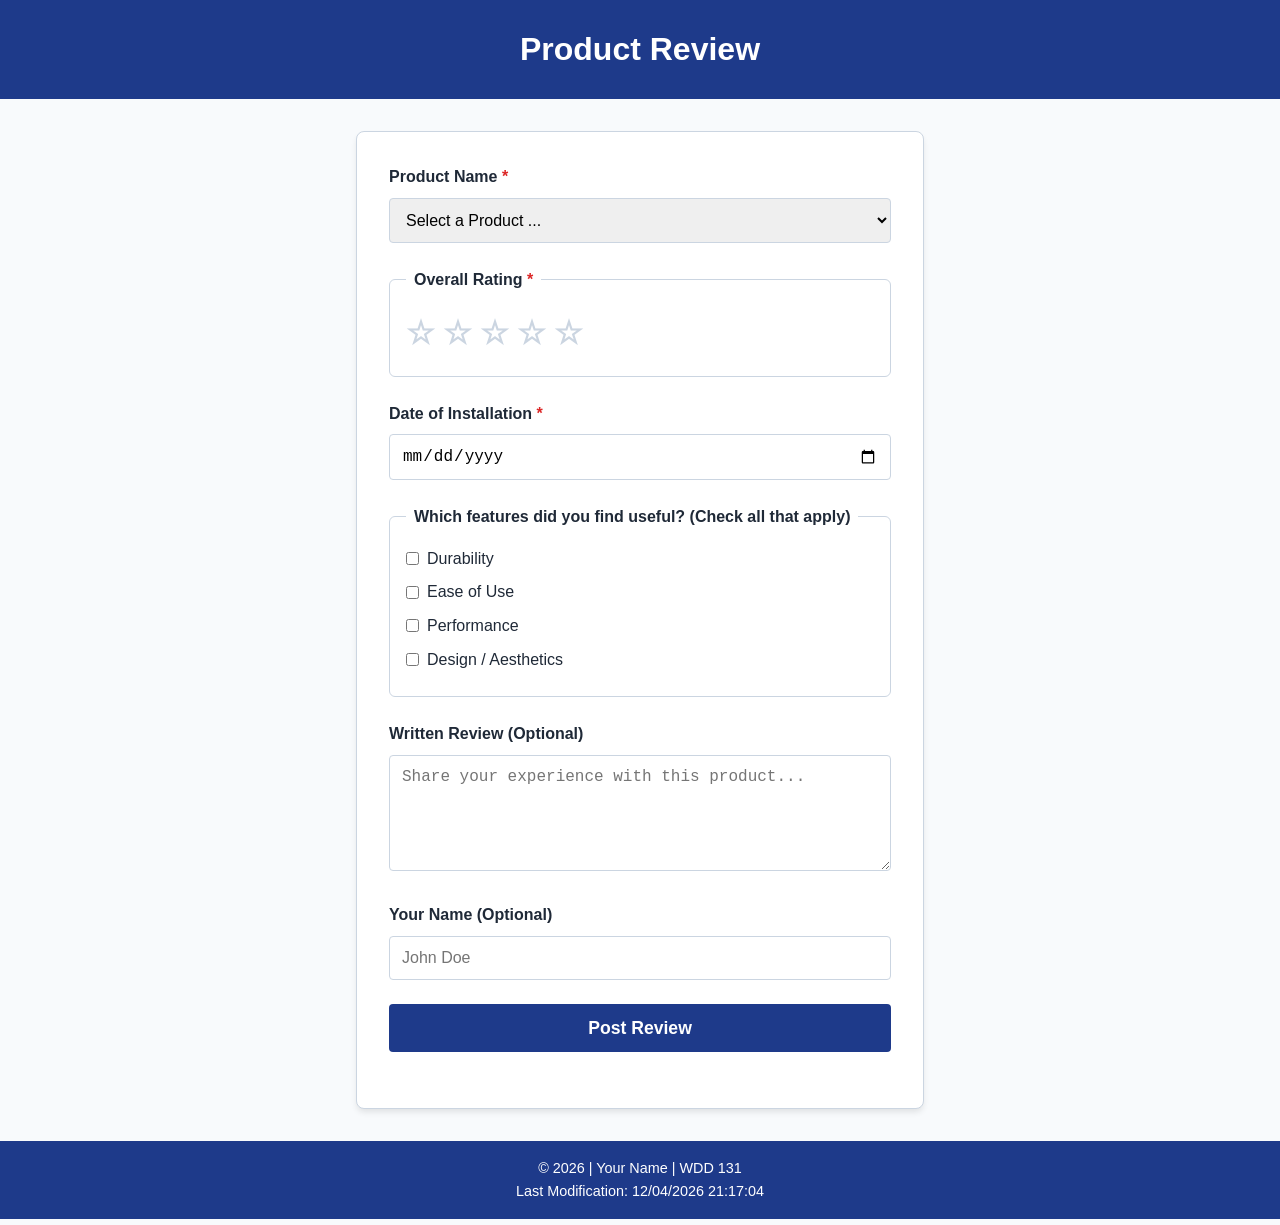
<file: form.html>
<!DOCTYPE html>
<html lang="en">

<head>
    <meta charset="UTF-8">
    <meta name="viewport" content="width=device-width, initial-scale=1.0">
    <title>Product Review Form</title>
    <meta name="description" content="Product Review Form for WDD 131 Assignment.">
    <link rel="stylesheet" href="styles/form.css">
    <script src="scripts/form.js" defer></script>
</head>

<body>
    <header>
        <h1>Product Review</h1>
    </header>

    <main>
        <form action="review.html" method="get">
            <!-- Product Name Select -->
            <div class="form-item">
                <label for="product-name">Product Name <span class="required">*</span></label>
                <select id="product-name" name="product-name" required>
                    <option value="" disabled selected>Select a Product ...</option>
                </select>
            </div>

            <!-- Overall Rating Radio Group -->
            <fieldset class="form-item">
                <legend>Overall Rating <span class="required">*</span></legend>
                <div class="rating">
                    <input type="radio" id="star1" name="rating" value="1" required>
                    <label for="star1" title="1 star">&#9734;</label>

                    <input type="radio" id="star2" name="rating" value="2" required>
                    <label for="star2" title="2 stars">&#9734;</label>

                    <input type="radio" id="star3" name="rating" value="3" required>
                    <label for="star3" title="3 stars">&#9734;</label>

                    <input type="radio" id="star4" name="rating" value="4" required>
                    <label for="star4" title="4 stars">&#9734;</label>

                    <input type="radio" id="star5" name="rating" value="5" required>
                    <label for="star5" title="5 stars">&#9734;</label>
                </div>
            </fieldset>

            <!-- Date of Installation -->
            <div class="form-item">
                <label for="install-date">Date of Installation <span class="required">*</span></label>
                <input type="date" id="install-date" name="install-date" required>
            </div>

            <!-- Useful Features Checkboxes -->
            <fieldset class="form-item">
                <legend>Which features did you find useful? (Check all that apply)</legend>

                <div class="checkbox-item">
                    <input type="checkbox" id="feature-durability" name="features" value="durability">
                    <label for="feature-durability">Durability</label>
                </div>

                <div class="checkbox-item">
                    <input type="checkbox" id="feature-ease" name="features" value="ease-of-use">
                    <label for="feature-ease">Ease of Use</label>
                </div>

                <div class="checkbox-item">
                    <input type="checkbox" id="feature-performance" name="features" value="performance">
                    <label for="feature-performance">Performance</label>
                </div>

                <div class="checkbox-item">
                    <input type="checkbox" id="feature-design" name="features" value="design">
                    <label for="feature-design">Design / Aesthetics</label>
                </div>
            </fieldset>

            <!-- Written Review (Optional) -->
            <div class="form-item">
                <label for="review-text">Written Review (Optional)</label>
                <textarea id="review-text" name="review-text" rows="5"
                    placeholder="Share your experience with this product..."></textarea>
            </div>

            <!-- User Name (Optional) -->
            <div class="form-item">
                <label for="user-name">Your Name (Optional)</label>
                <input type="text" id="user-name" name="user-name" placeholder="John Doe">
            </div>

            <!-- Submit Button -->
            <div class="form-item">
                <input type="submit" value="Post Review" class="submit-btn">
            </div>
        </form>
    </main>

    <footer>
        <p>&copy; <span id="currentyear"></span> | Your Name | WDD 131</p>
        <p id="lastModified"></p>
    </footer>
</body>

</html>
</file>
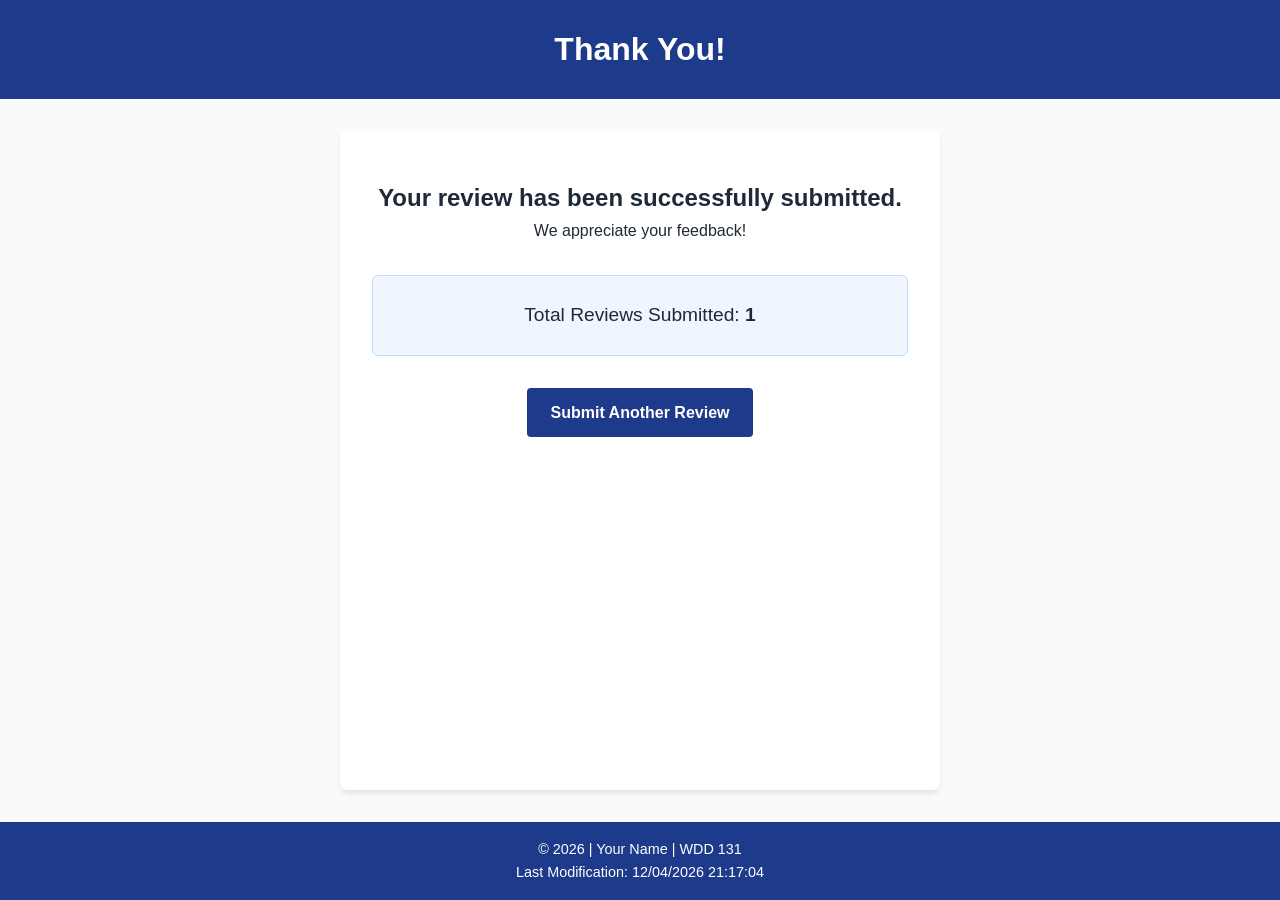
<file: review.html>
<!DOCTYPE html>
<html lang="en">

<head>
    <meta charset="UTF-8">
    <meta name="viewport" content="width=device-width, initial-scale=1.0">
    <title>Review Submitted</title>
    <meta name="description" content="Confirmation page for product review submission.">
    <link rel="stylesheet" href="styles/form.css">
    <script src="scripts/review.js" defer></script>
</head>

<body>
    <header>
        <h1>Thank You!</h1>
    </header>

    <main class="confirmation-container">
        <h2>Your review has been successfully submitted.</h2>
        <p>We appreciate your feedback!</p>

        <div class="counter-card">
            <p>Total Reviews Submitted: <strong id="review-count">0</strong></p>
        </div>

        <a href="form.html" class="back-link">Submit Another Review</a>
    </main>

    <footer>
        <p>&copy; <span id="currentyear"></span> | Your Name | WDD 131</p>
        <p id="lastModified"></p>
    </footer>
</body>

</html>
</file>
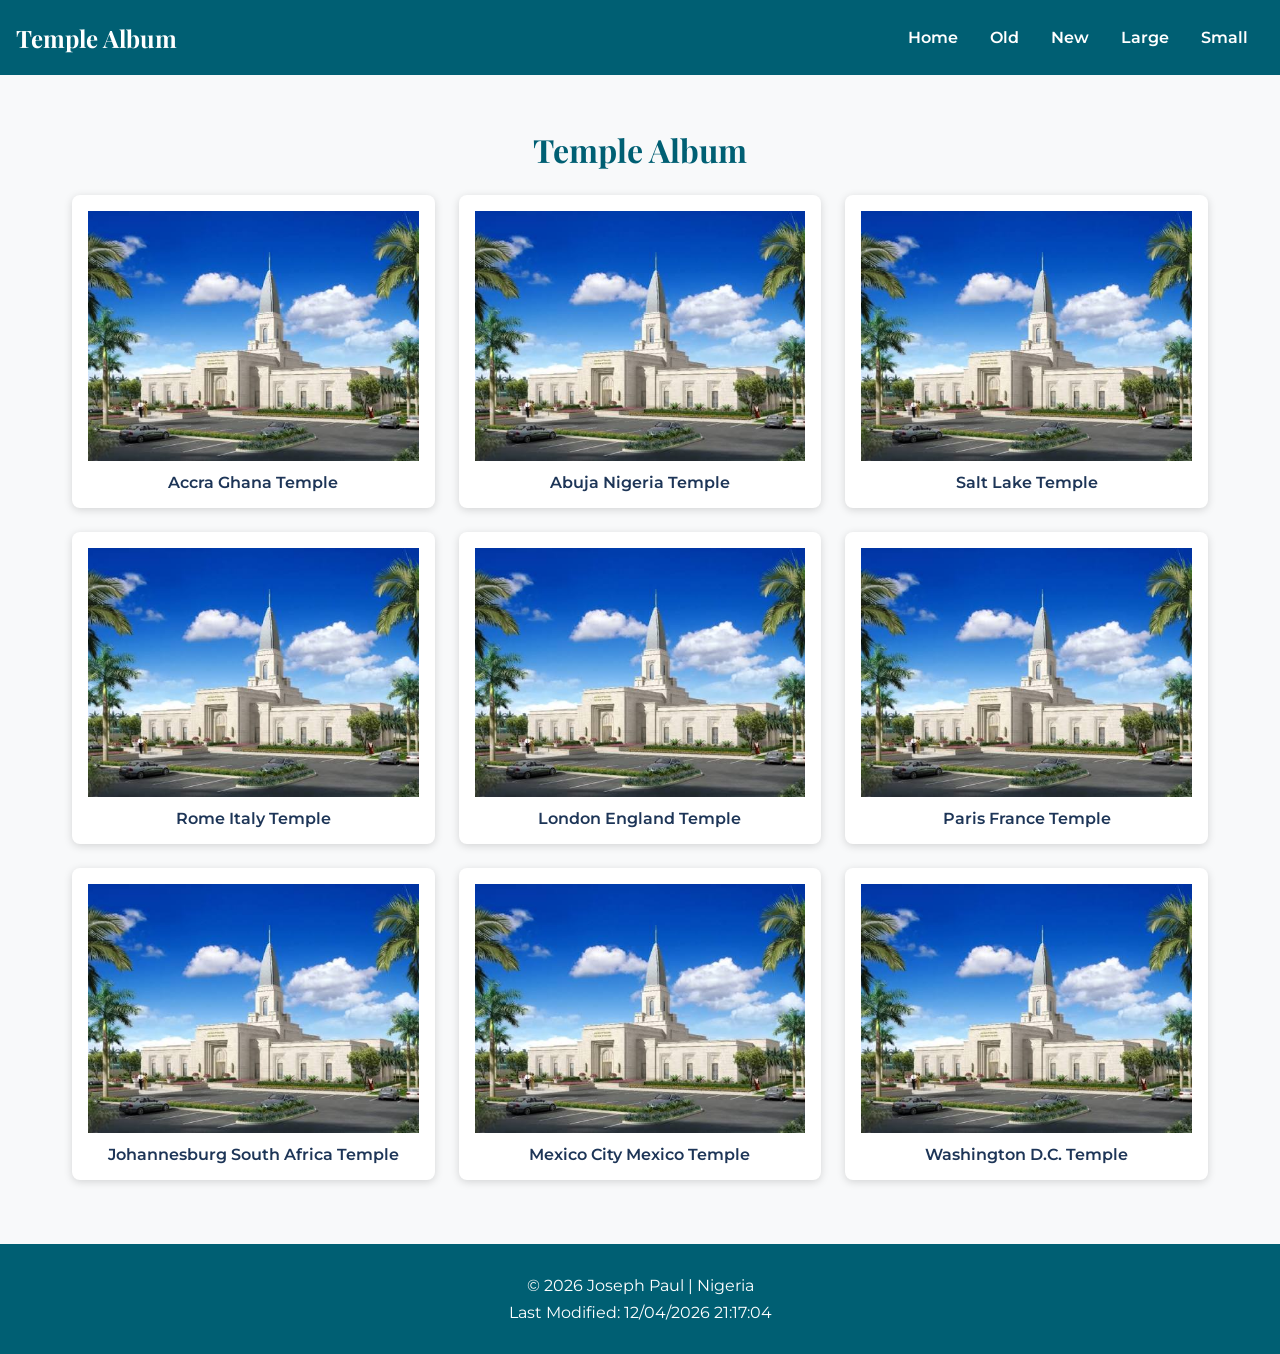
<file: temples.html>
<!DOCTYPE html>
<html lang="en">

<head>
    <meta charset="UTF-8">
    <meta name="viewport" content="width=device-width, initial-scale=1.0">

    <title>Temple Album | Chijindu Akpati</title>
    <meta name="description" content="A responsive temple album featuring temples from around the world.">
    <meta name="author" content="Chijindu Akpati">

    <link rel="preconnect" href="https://fonts.googleapis.com">
    <link rel="preconnect" href="https://fonts.gstatic.com" crossorigin>
    <link
        href="https://fonts.googleapis.com/css2?family=Montserrat:wght@400;600;700&family=Playfair+Display:wght@600&display=swap"
        rel="stylesheet">

    <link rel="stylesheet" href="styles/temples.css">
    <link rel="stylesheet" href="styles/temples-large.css">

    <script src="scripts/temples.js" defer></script>
</head>

<body>

    <header>
        <h2>Temple Album</h2>

        <button id="menu-button" aria-label="Open navigation menu">
            ☰
        </button>

        <nav id="navigation">
            <a href="index.html">Home</a>
            <a href="#">Old</a>
            <a href="#">New</a>
            <a href="#">Large</a>
            <a href="#">Small</a>
        </nav>
    </header>

    <main>
        <h1>Temple Album</h1>

        <div class="temple-grid">

            <figure>
                <img src="images/temple-placeholder.jpg" alt="Temple placeholder image" loading="lazy">
                <figcaption>Accra Ghana Temple</figcaption>
            </figure>

            <figure>
                <img src="images/temple-placeholder.jpg" alt="Temple placeholder image" loading="lazy">
                <figcaption>Abuja Nigeria Temple</figcaption>
            </figure>

            <figure>
                <img src="images/temple-placeholder.jpg" alt="Temple placeholder image" loading="lazy">
                <figcaption>Salt Lake Temple</figcaption>
            </figure>

            <figure>
                <img src="images/temple-placeholder.jpg" alt="Temple placeholder image" loading="lazy">
                <figcaption>Rome Italy Temple</figcaption>
            </figure>

            <figure>
                <img src="images/temple-placeholder.jpg" alt="Temple placeholder image" loading="lazy">
                <figcaption>London England Temple</figcaption>
            </figure>

            <figure>
                <img src="images/temple-placeholder.jpg" alt="Temple placeholder image" loading="lazy">
                <figcaption>Paris France Temple</figcaption>
            </figure>

            <figure>
                <img src="images/temple-placeholder.jpg" alt="Temple placeholder image" loading="lazy">
                <figcaption>Johannesburg South Africa Temple</figcaption>
            </figure>

            <figure>
                <img src="images/temple-placeholder.jpg" alt="Temple placeholder image" loading="lazy">
                <figcaption>Mexico City Mexico Temple</figcaption>
            </figure>

            <figure>
                <img src="images/temple-placeholder.jpg" alt="Temple placeholder image" loading="lazy">
                <figcaption>Washington D.C. Temple</figcaption>
            </figure>

        </div>
    </main>

    <footer>
        <p>
            &copy; <span id="currentyear"></span> Joseph Paul | Nigeria
        </p>

        <p id="lastModified"></p>
    </footer>

</body>

</html>
</file>
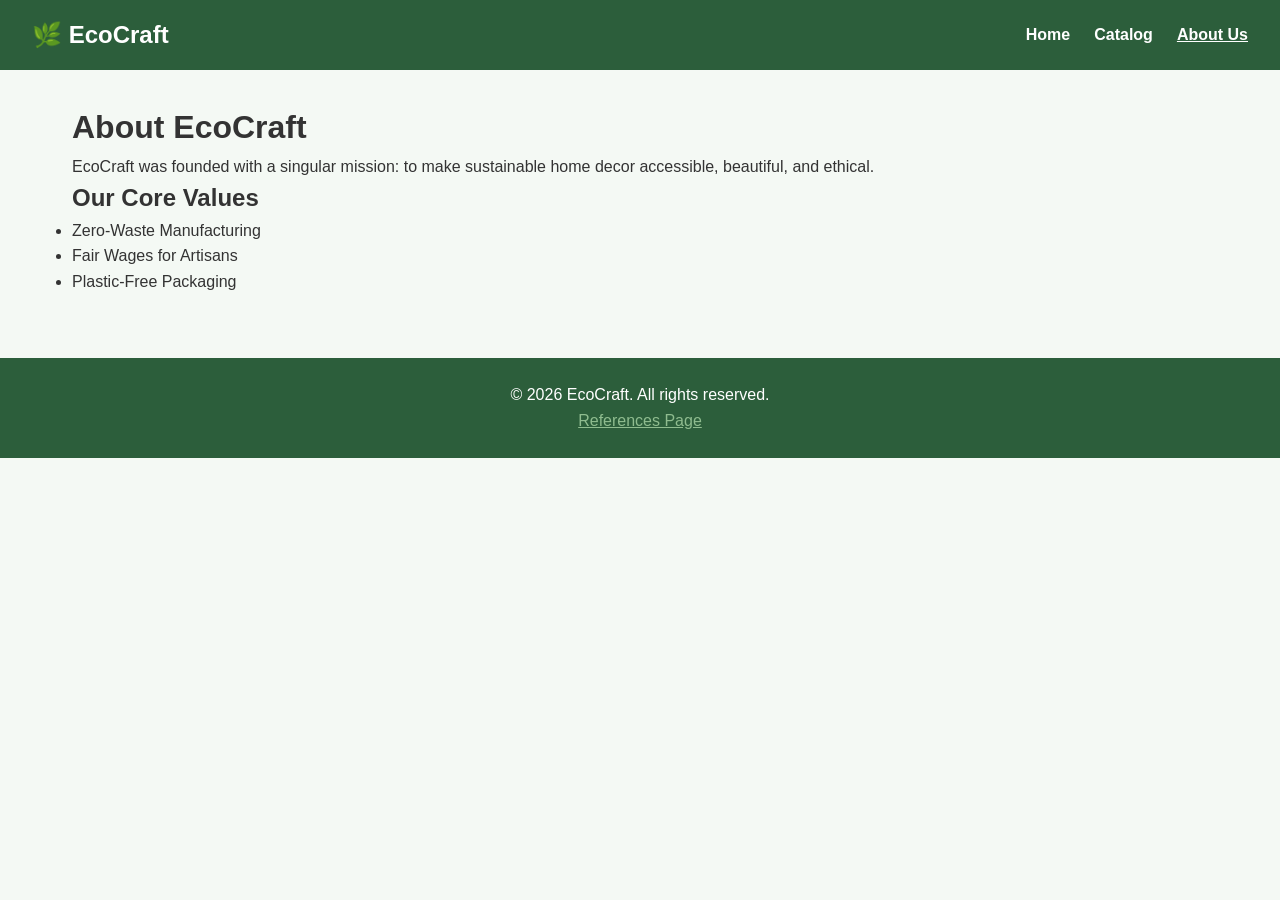
<file: project/about.html>
<!DOCTYPE html>
<html lang="en">

<head>
    <meta charset="UTF-8">
    <meta name="viewport" content="width=device-width, initial-scale=1.0">
    <title>EcoCraft | About Us</title>
    <meta name="description" content="Learn about EcoCraft's mission to promote sustainable and ethical living.">
    <link rel="stylesheet" href="styles/styles.css">
    <script src="scripts/script.js" defer></script>
</head>

<body>
    <header>
        <div class="logo">🌿 EcoCraft</div>
        <nav>
            <ul class="navigation">
                <li><a href="index.html">Home</a></li>
                <li><a href="catalog.html">Catalog</a></li>
                <li><a href="about.html" class="active">About Us</a></li>
            </ul>
        </nav>
    </header>

    <main>
        <h1>About EcoCraft</h1>
        <p>EcoCraft was founded with a singular mission: to make sustainable home decor accessible, beautiful, and
            ethical.</p>

        <section>
            <h2>Our Core Values</h2>
            <ul>
                <li>Zero-Waste Manufacturing</li>
                <li>Fair Wages for Artisans</li>
                <li>Plastic-Free Packaging</li>
            </ul>
        </section>
    </main>

    <footer>
        <p>&copy; 2026 EcoCraft. All rights reserved.</p>
        <p><a href="references.html">References Page</a></p>
    </footer>
</body>

</html>
</file>
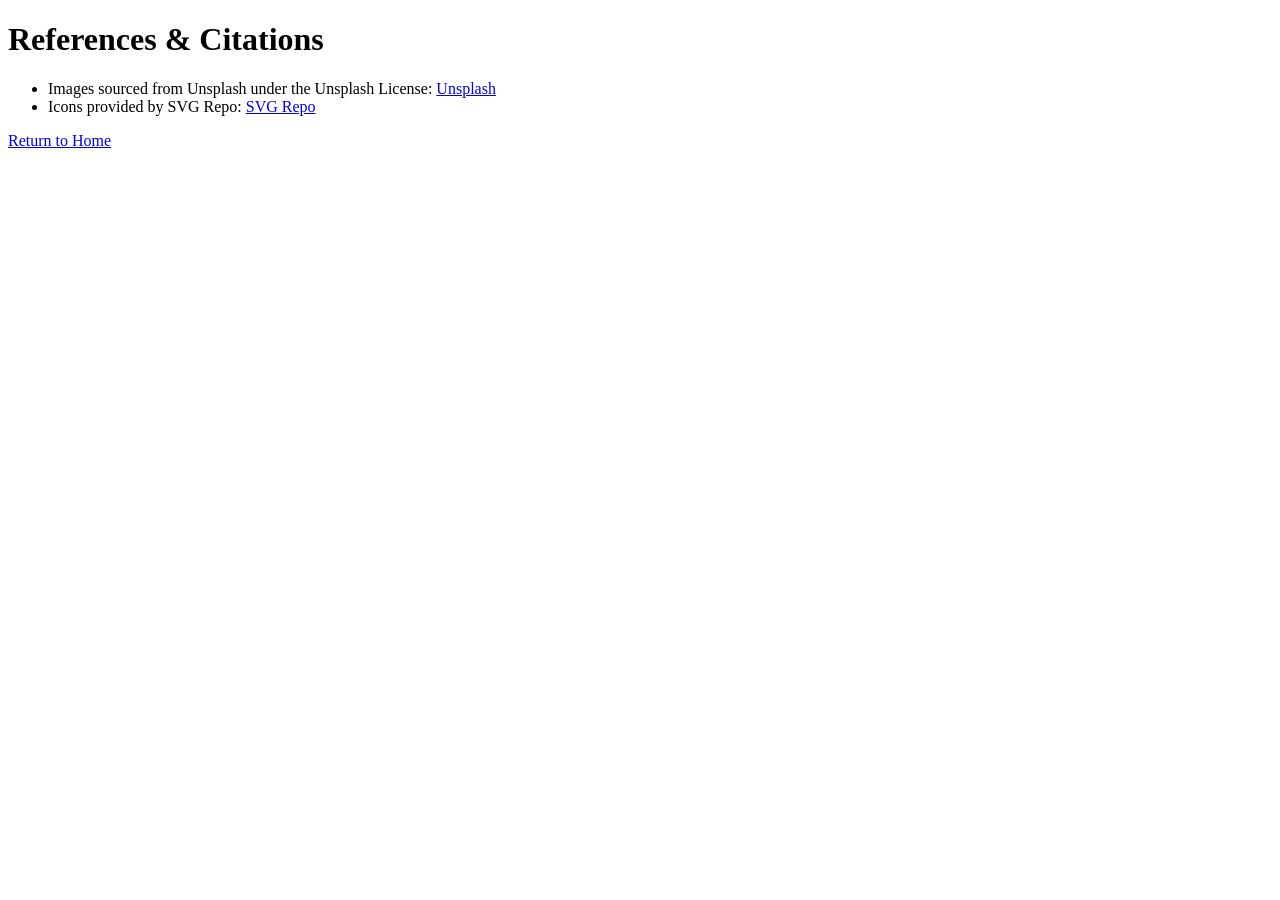
<file: project/references.html>
<!DOCTYPE html>
<html lang="en">

<head>
    <meta charset="UTF-8">
    <title>References</title>
</head>

<body>
    <h1>References & Citations</h1>
    <ul>
        <li>Images sourced from Unsplash under the Unsplash License: <a href="https://unsplash.com"
                target="_blank">Unsplash</a></li>
        <li>Icons provided by SVG Repo: <a href="https://www.svgrepo.com" target="_blank">SVG Repo</a></li>
    </ul>
    <p><a href="index.html">Return to Home</a></p>
</body>

</html>
</file>
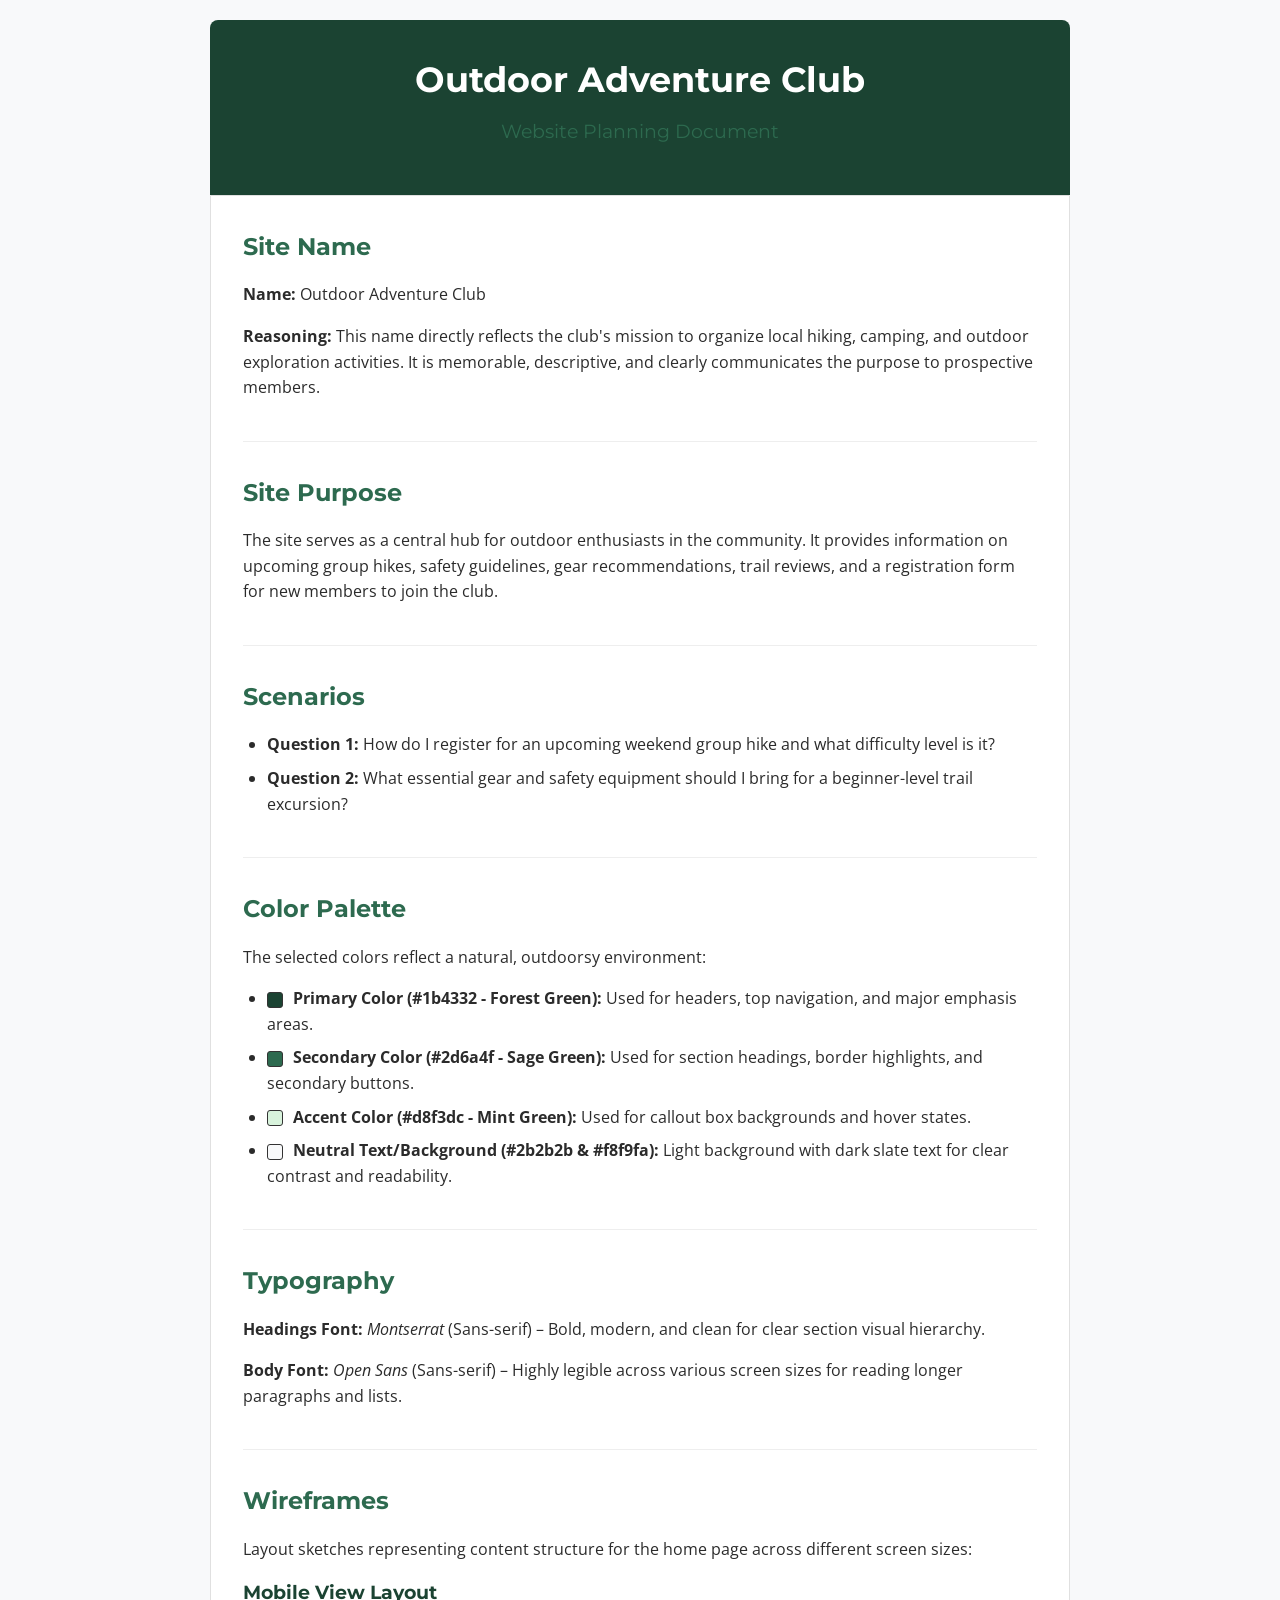
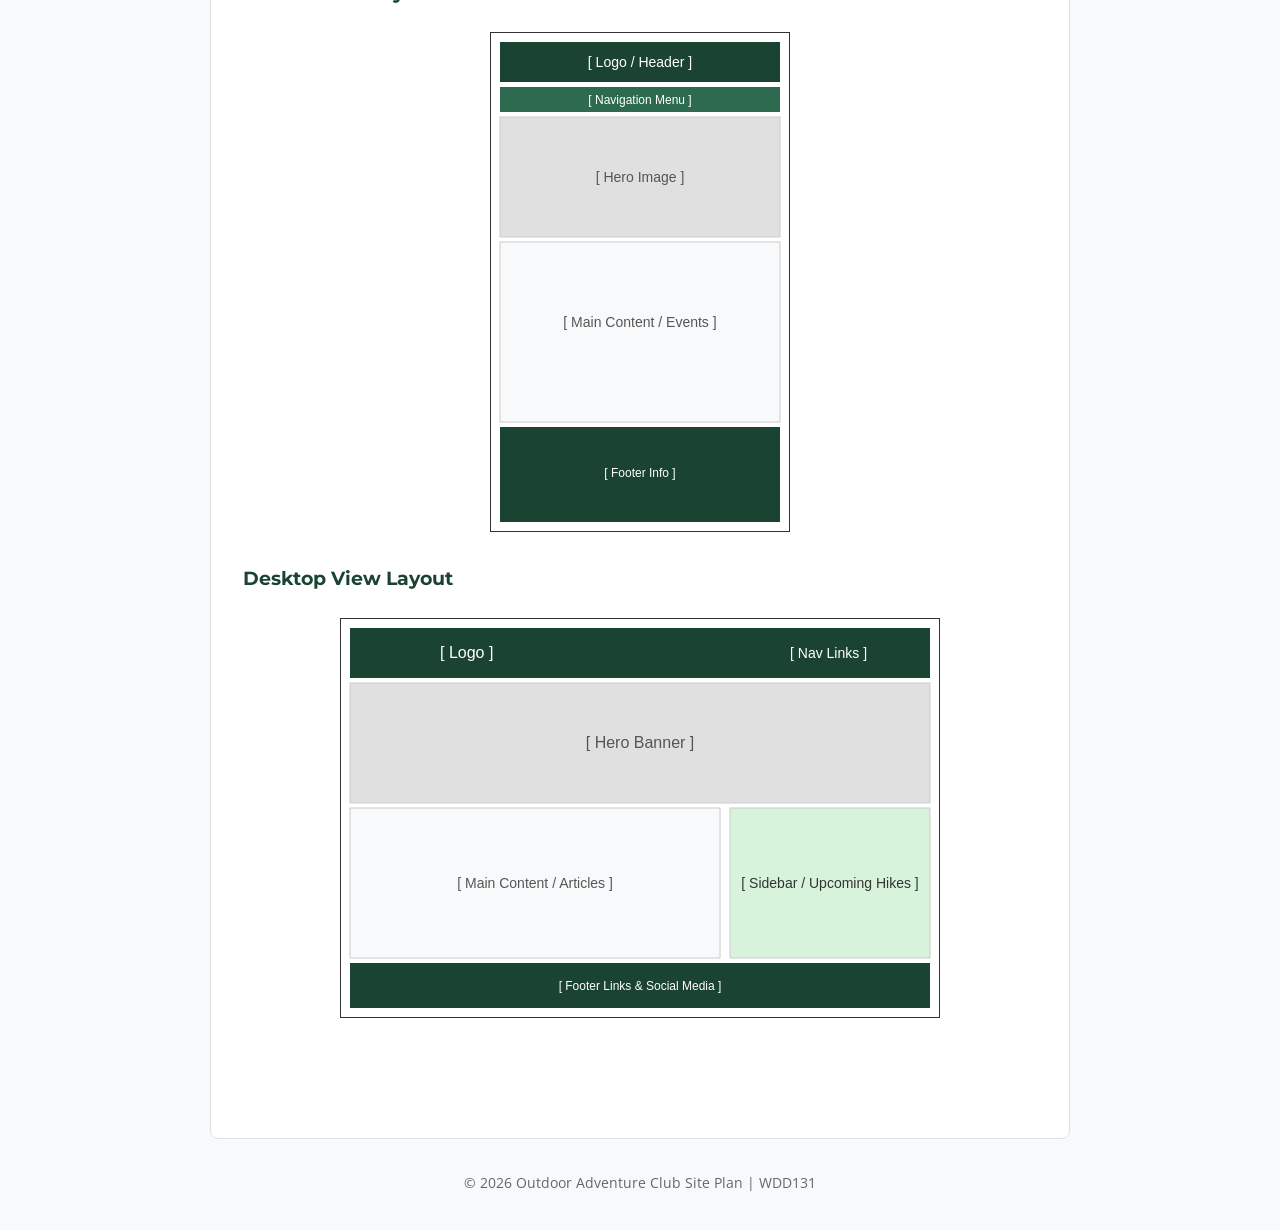
<file: styles/project/siteplan.html>
<!DOCTYPE html>
<html lang="en">

<head>
    <meta charset="UTF-8">
    <meta name="viewport" content="width=device-width, initial-scale=1.0">
    <meta name="description" content="Website Planning Document for the Outdoor Adventure Club project.">
    <meta name="author" content="akpati chijindu">
    <title>Outdoor Adventure Club - Site Plan</title>
    <link rel="preconnect" href="https://fonts.googleapis.com">
    <link rel="preconnect" href="https://fonts.gstatic.com" crossorigin>
    <link
        href="https://fonts.googleapis.com/css2?family=Montserrat:wght@600;700&family=Open+Sans:ital,wght@0,400;0,600;1,400&display=swap"
        rel="stylesheet">
    <link rel="stylesheet" href="siteplan.css">
</head>

<body>
    <header>
        <h1>Outdoor Adventure Club</h1>
        <h2>Website Planning Document</h2>
    </header>

    <main>
        <!-- 1. Site Name -->
        <section>
            <h2>Site Name</h2>
            <p><strong>Name:</strong> Outdoor Adventure Club</p>
            <p><strong>Reasoning:</strong> This name directly reflects the club's mission to organize local hiking,
                camping, and outdoor exploration activities. It is memorable, descriptive, and clearly communicates the
                purpose to prospective members.</p>
        </section>

        <!-- 2. Site Purpose -->
        <section>
            <h2>Site Purpose</h2>
            <p>The site serves as a central hub for outdoor enthusiasts in the community. It provides information on
                upcoming group hikes, safety guidelines, gear recommendations, trail reviews, and a registration form
                for new members to join the club.</p>
        </section>

        <!-- 3. Scenarios -->
        <section>
            <h2>Scenarios</h2>
            <ul>
                <li><strong>Question 1:</strong> How do I register for an upcoming weekend group hike and what
                    difficulty level is it?</li>
                <li><strong>Question 2:</strong> What essential gear and safety equipment should I bring for a
                    beginner-level trail excursion?</li>
            </ul>
        </section>

        <!-- 4. Color Palette -->
        <section>
            <h2>Color Palette</h2>
            <p>The selected colors reflect a natural, outdoorsy environment:</p>
            <ul>
                <li><span class="color-box primary-bg"></span> <strong>Primary Color (#1b4332 - Forest Green):</strong>
                    Used for headers, top navigation, and major emphasis areas.</li>
                <li><span class="color-box secondary-bg"></span> <strong>Secondary Color (#2d6a4f - Sage
                        Green):</strong> Used for section headings, border highlights, and secondary buttons.</li>
                <li><span class="color-box accent-bg"></span> <strong>Accent Color (#d8f3dc - Mint Green):</strong> Used
                    for callout box backgrounds and hover states.</li>
                <li><span class="color-box neutral-bg"></span> <strong>Neutral Text/Background (#2b2b2b &amp;
                        #f8f9fa):</strong> Light background with dark slate text for clear contrast and readability.
                </li>
            </ul>
        </section>

        <!-- 5. Typography -->
        <section>
            <h2>Typography</h2>
            <p><strong>Headings Font:</strong> <em>Montserrat</em> (Sans-serif) – Bold, modern, and clean for clear
                section visual hierarchy.</p>
            <p><strong>Body Font:</strong> <em>Open Sans</em> (Sans-serif) – Highly legible across various screen sizes
                for reading longer paragraphs and lists.</p>
        </section>

        <!-- 6. Wireframes -->
        <section>
            <h2>Wireframes</h2>
            <p>Layout sketches representing content structure for the home page across different screen sizes:</p>

            <h3>Mobile View Layout</h3>
            <div class="wireframe-container">
                <svg viewBox="0 0 300 500" width="100%" style="max-width: 300px;" aria-label="Mobile Wireframe Layout">
                    <rect x="0" y="0" width="300" height="500" fill="#ffffff" stroke="#333333" stroke-width="2" />
                    <!-- Header -->
                    <rect x="10" y="10" width="280" height="40" fill="#1b4332" />
                    <text x="150" y="35" fill="#ffffff" font-family="sans-serif" font-size="14" text-anchor="middle">[
                        Logo / Header ]</text>
                    <!-- Nav -->
                    <rect x="10" y="55" width="280" height="25" fill="#2d6a4f" />
                    <text x="150" y="72" fill="#ffffff" font-family="sans-serif" font-size="12" text-anchor="middle">[
                        Navigation Menu ]</text>
                    <!-- Hero Image -->
                    <rect x="10" y="85" width="280" height="120" fill="#e0e0e0" stroke="#cccccc" />
                    <text x="150" y="150" fill="#555555" font-family="sans-serif" font-size="14" text-anchor="middle">[
                        Hero Image ]</text>
                    <!-- Main Content -->
                    <rect x="10" y="210" width="280" height="180" fill="#f8f9fa" stroke="#cccccc" />
                    <text x="150" y="295" fill="#555555" font-family="sans-serif" font-size="14" text-anchor="middle">[
                        Main Content / Events ]</text>
                    <!-- Footer -->
                    <rect x="10" y="395" width="280" height="95" fill="#1b4332" />
                    <text x="150" y="445" fill="#ffffff" font-family="sans-serif" font-size="12" text-anchor="middle">[
                        Footer Info ]</text>
                </svg>
            </div>

            <h3>Desktop View Layout</h3>
            <div class="wireframe-container">
                <svg viewBox="0 0 600 400" width="100%" style="max-width: 600px;" aria-label="Desktop Wireframe Layout">
                    <rect x="0" y="0" width="600" height="400" fill="#ffffff" stroke="#333333" stroke-width="2" />
                    <!-- Header & Nav -->
                    <rect x="10" y="10" width="580" height="50" fill="#1b4332" />
                    <text x="100" y="40" fill="#ffffff" font-family="sans-serif" font-size="16">[ Logo ]</text>
                    <text x="450" y="40" fill="#ffffff" font-family="sans-serif" font-size="14">[ Nav Links ]</text>
                    <!-- Hero -->
                    <rect x="10" y="65" width="580" height="120" fill="#e0e0e0" stroke="#cccccc" />
                    <text x="300" y="130" fill="#555555" font-family="sans-serif" font-size="16" text-anchor="middle">[
                        Hero Banner ]</text>
                    <!-- Grid Content Left -->
                    <rect x="10" y="190" width="370" height="150" fill="#f8f9fa" stroke="#cccccc" />
                    <text x="195" y="270" fill="#555555" font-family="sans-serif" font-size="14" text-anchor="middle">[
                        Main Content / Articles ]</text>
                    <!-- Sidebar Right -->
                    <rect x="390" y="190" width="200" height="150" fill="#d8f3dc" stroke="#cccccc" />
                    <text x="490" y="270" fill="#333333" font-family="sans-serif" font-size="14" text-anchor="middle">[
                        Sidebar / Upcoming Hikes ]</text>
                    <!-- Footer -->
                    <rect x="10" y="345" width="580" height="45" fill="#1b4332" />
                    <text x="300" y="372" fill="#ffffff" font-family="sans-serif" font-size="12" text-anchor="middle">[
                        Footer Links &amp; Social Media ]</text>
                </svg>
            </div>
        </section>
    </main>

    <footer>
        <p>&copy; 2026 Outdoor Adventure Club Site Plan | WDD131</p>
    </footer>
</body>

</html>
</file>
<file: styles/form.css>
:root {
    --primary-color: #1e3a8a;
    --secondary-color: #d97706;
    --background-color: #f8fafc;
    --card-background: #ffffff;
    --text-color: #1f2937;
    --border-color: #cbd5e1;
}

* {
    box-sizing: border-box;
    margin: 0;
    padding: 0;
}

body {
    font-family: Arial, Helvetica, sans-serif;
    background-color: var(--background-color);
    color: var(--text-color);
    line-height: 1.6;
    display: flex;
    flex-direction: column;
    min-height: 100vh;
}

header {
    background-color: var(--primary-color);
    color: #ffffff;
    text-align: center;
    padding: 1.5rem 1rem;
}

main {
    flex: 1;
    width: 100%;
    max-width: 600px;
    margin: 2rem auto;
    padding: 0 1rem;
}

form {
    background-color: var(--card-background);
    padding: 2rem;
    border-radius: 8px;
    box-shadow: 0 4px 6px -1px rgba(0, 0, 0, 0.1);
    border: 1px solid var(--border-color);
}

.form-item {
    margin-bottom: 1.5rem;
}

fieldset {
    border: 1px solid var(--border-color);
    padding: 1rem;
    border-radius: 6px;
    margin-bottom: 1.5rem;
}

legend {
    padding: 0 0.5rem;
    font-weight: bold;
}

label {
    display: block;
    font-weight: bold;
    margin-bottom: 0.5rem;
}

.required {
    color: #dc2626;
}

input[type="text"],
input[type="date"],
select,
textarea {
    width: 100%;
    padding: 0.75rem;
    border: 1px solid var(--border-color);
    border-radius: 4px;
    font-size: 1rem;
}

input[type="text"]:focus,
input[type="date"]:focus,
select:focus,
textarea:focus {
    outline: none;
    border-color: var(--primary-color);
    box-shadow: 0 0 0 3px rgba(30, 58, 138, 0.2);
}

/* Star Rating Styling */
.rating {
    display: flex;
    flex-direction: row-reverse;
    justify-content: flex-end;
    gap: 0.5rem;
}

.rating input {
    display: none;
}

.rating label {
    font-size: 2rem;
    color: var(--border-color);
    cursor: pointer;
    margin: 0;
}

.rating label:hover,
.rating label:hover~label,
.rating input:checked~label {
    color: var(--secondary-color);
}

/* Checkboxes Styling */
.checkbox-item {
    display: flex;
    align-items: center;
    gap: 0.5rem;
    margin-bottom: 0.5rem;
}

.checkbox-item label {
    font-weight: normal;
    margin-bottom: 0;
}

/* Submit Button */
.submit-btn {
    width: 100%;
    background-color: var(--primary-color);
    color: #ffffff;
    border: none;
    padding: 0.85rem;
    font-size: 1.1rem;
    font-weight: bold;
    border-radius: 4px;
    cursor: pointer;
    transition: background-color 0.2s ease;
}

.submit-btn:hover {
    background-color: #1e40af;
}

/* Review Confirmation Page */
.confirmation-container {
    text-align: center;
    background-color: var(--card-background);
    padding: 3rem 2rem;
    border-radius: 8px;
    box-shadow: 0 4px 6px -1px rgba(0, 0, 0, 0.1);
}

.counter-card {
    margin: 2rem 0;
    padding: 1.5rem;
    background-color: #eff6ff;
    border: 1px solid #bfdbfe;
    border-radius: 6px;
    font-size: 1.2rem;
}

.back-link {
    display: inline-block;
    padding: 0.75rem 1.5rem;
    background-color: var(--primary-color);
    color: #ffffff;
    text-decoration: none;
    border-radius: 4px;
    font-weight: bold;
}

/* Footer */
footer {
    background-color: var(--primary-color);
    color: #ffffff;
    text-align: center;
    padding: 1rem;
    font-size: 0.9rem;
}
</file>
<file: styles/temples.css>
/* ==============================
   General Page Styles
   ============================== */

:root {
    --primary-color: #005f73;
    --secondary-color: #0a9396;
    --accent-color: #ee9b00;
    --light-color: #f8f9fa;
    --dark-color: #1d3557;
    --white-color: #ffffff;
}

* {
    box-sizing: border-box;
}

body {
    margin: 0;
    font-family: "Montserrat", sans-serif;
    color: var(--dark-color);
    background-color: var(--light-color);
}

/* ==============================
   Header
   ============================== */

header {
    background-color: var(--primary-color);
    color: var(--white-color);
    padding: 1rem;
    display: flex;
    align-items: center;
    justify-content: space-between;
    flex-wrap: wrap;
}

header h2 {
    margin: 0;
    font-family: "Playfair Display", serif;
}

/* ==============================
   Hamburger Button
   ============================== */

#menu-button {
    background: none;
    border: none;
    color: var(--white-color);
    font-size: 2rem;
    cursor: pointer;
}

/* ==============================
   Navigation
   ============================== */

nav {
    display: none;
    flex-direction: column;
    width: 100%;
}

nav.open {
    display: flex;
}

nav a {
    color: var(--white-color);
    text-decoration: none;
    padding: 0.75rem;
    text-align: center;
    font-weight: 600;
}

nav a:hover {
    background-color: var(--accent-color);
    color: var(--dark-color);
}

/* ==============================
   Main
   ============================== */

main {
    max-width: 1200px;
    margin: 0 auto;
    padding: 1rem;
}

h1 {
    text-align: center;
    font-family: "Playfair Display", serif;
    color: var(--primary-color);
    margin-bottom: 1.5rem;
}

/* ==============================
   Temple Grid
   ============================== */

.temple-grid {
    display: grid;
    grid-template-columns: 1fr;
    gap: 1.5rem;
}

figure {
    margin: 0;
    background-color: var(--white-color);
    padding: 1rem;
    border-radius: 8px;
    box-shadow: 0 2px 8px rgba(0, 0, 0, 0.15);
}

figure img {
    width: 100%;
    height: auto;
    display: block;
}

figcaption {
    text-align: center;
    font-weight: 600;
    margin-top: 0.75rem;
}

/* ==============================
   Footer
   ============================== */

footer {
    background-color: var(--primary-color);
    color: var(--white-color);
    text-align: center;
    padding: 1.5rem;
    margin-top: 2rem;
}

footer p {
    margin: 0.5rem;
}
</file>
<file: styles/temples-large.css>
/* ==============================
   Larger Screen Styles
   ============================== */

@media only screen and (min-width: 32rem) {

    /* Hide hamburger menu on larger screens */
    #menu-button {
        display: none;
    }

    /* Display navigation horizontally */
    nav {
        display: flex;
        flex-direction: row;
        justify-content: flex-end;
        width: auto;
    }

    nav a {
        padding: 0.75rem 1rem;
    }

    /* Display temple figures in multiple columns */
    .temple-grid {
        grid-template-columns: repeat(3, 1fr);
    }

    main {
        padding: 2rem;
    }
}
</file>
<file: project/styles/styles.css>
:root {
    --primary-color: #2c5e3b;
    --secondary-color: #8fbc8f;
    --background-color: #f4f9f4;
    --text-color: #333333;
    --white: #ffffff;
}

* {
    box-sizing: border-box;
    margin: 0;
    padding: 0;
}

body {
    font-family: Arial, sans-serif, sans-serif;
    background-color: var(--background-color);
    color: var(--text-color);
    line-height: 1.6;
}

header {
    background-color: var(--primary-color);
    color: var(--white);
    display: flex;
    justify-content: space-between;
    align-items: center;
    padding: 1rem 2rem;
}

.logo {
    font-size: 1.5rem;
    font-weight: bold;
}

nav ul {
    list-style: none;
    display: flex;
    gap: 1.5rem;
}

nav a {
    color: var(--white);
    text-decoration: none;
    font-weight: bold;
}

nav a.active,
nav a:hover {
    text-decoration: underline;
}

main {
    padding: 2rem;
    max-width: 1200px;
    margin: 0 auto;
}

.hero {
    text-align: center;
    padding: 4rem 1rem;
    background: var(--secondary-color);
    border-radius: 8px;
    margin-bottom: 2rem;
}

.cta-btn {
    display: inline-block;
    margin-top: 1rem;
    padding: 0.75rem 1.5rem;
    background-color: var(--primary-color);
    color: var(--white);
    text-decoration: none;
    border-radius: 4px;
}

.feature-grid,
.product-grid {
    display: grid;
    grid-template-columns: 1fr;
    gap: 1.5rem;
    margin-top: 1.5rem;
}

.feature-card,
.product-card {
    background: var(--white);
    padding: 1.5rem;
    border-radius: 8px;
    box-shadow: 0 2px 5px rgba(0, 0, 0, 0.1);
    text-align: center;
}

.feature-card img,
.product-card img {
    max-width: 100%;
    height: 150px;
    object-fit: cover;
    border-radius: 4px;
}

form {
    display: flex;
    flex-direction: column;
    gap: 0.5rem;
    max-width: 400px;
    margin: 1.5rem auto;
    background: var(--white);
    padding: 1.5rem;
    border-radius: 8px;
}

form input {
    padding: 0.5rem;
    border: 1px solid #ccc;
    border-radius: 4px;
}

form button {
    padding: 0.75rem;
    background-color: var(--primary-color);
    color: var(--white);
    border: none;
    border-radius: 4px;
    cursor: pointer;
    margin-top: 0.5rem;
}

footer {
    text-align: center;
    padding: 1.5rem;
    background-color: var(--primary-color);
    color: var(--white);
    margin-top: 2rem;
}

footer a {
    color: var(--secondary-color);
}

/* Media Query for Larger Screens */
@media (min-width: 768px) {

    .feature-grid,
    .product-grid {
        grid-template-columns: repeat(3, 1fr);
    }
}
</file>
<file: styles/project/siteplan.css>
/* Document Color Palette & Typography */
:root {
    --primary-color: #1b4332;
    --secondary-color: #2d6a4f;
    --accent-color: #d8f3dc;
    --bg-color: #f8f9fa;
    --text-color: #2b2b2b;
    --heading-font: 'Montserrat', sans-serif;
    --body-font: 'Open Sans', sans-serif;
}

* {
    box-sizing: border-box;
    margin: 0;
    padding: 0;
}

body {
    font-family: var(--body-font);
    background-color: var(--bg-color);
    color: var(--text-color);
    line-height: 1.6;
    padding: 20px;
    max-width: 900px;
    margin: 0 auto;
}

header {
    background-color: var(--primary-color);
    color: #ffffff;
    text-align: center;
    padding: 2rem 1rem;
    border-radius: 8px 8px 0 0;
}

header h1 {
    font-family: var(--heading-font);
    font-size: 2.2rem;
    margin-bottom: 0.5rem;
}

header h2 {
    font-family: var(--heading-font);
    font-weight: 400;
    font-size: 1.2rem;
}

main {
    background: #ffffff;
    padding: 2rem;
    border: 1px solid #e0e0e0;
    border-radius: 0 0 8px 8px;
}

section {
    margin-bottom: 2rem;
    padding-bottom: 1.5rem;
    border-bottom: 1px solid #eeeeee;
}

section:last-of-type {
    border-bottom: none;
}

h2 {
    font-family: var(--heading-font);
    color: var(--secondary-color);
    margin-bottom: 1rem;
}

h3 {
    font-family: var(--heading-font);
    color: var(--primary-color);
    margin: 1rem 0 0.5rem 0;
}

p,
ul {
    margin-bottom: 1rem;
}

ul {
    padding-left: 1.5rem;
}

li {
    margin-bottom: 0.5rem;
}

/* Color Scheme Swatches */
.color-box {
    display: inline-block;
    width: 16px;
    height: 16px;
    vertical-align: middle;
    border: 1px solid #333333;
    border-radius: 3px;
    margin-right: 6px;
}

.primary-bg {
    background-color: #1b4332;
}

.secondary-bg {
    background-color: #2d6a4f;
}

.accent-bg {
    background-color: #d8f3dc;
}

.neutral-bg {
    background-color: #f8f9fa;
}

/* Wireframes Container */
.wireframe-container {
    margin: 1.5rem 0;
    text-align: center;
}

footer {
    text-align: center;
    margin-top: 2rem;
    font-size: 0.9rem;
    color: #666666;
}
</file>
